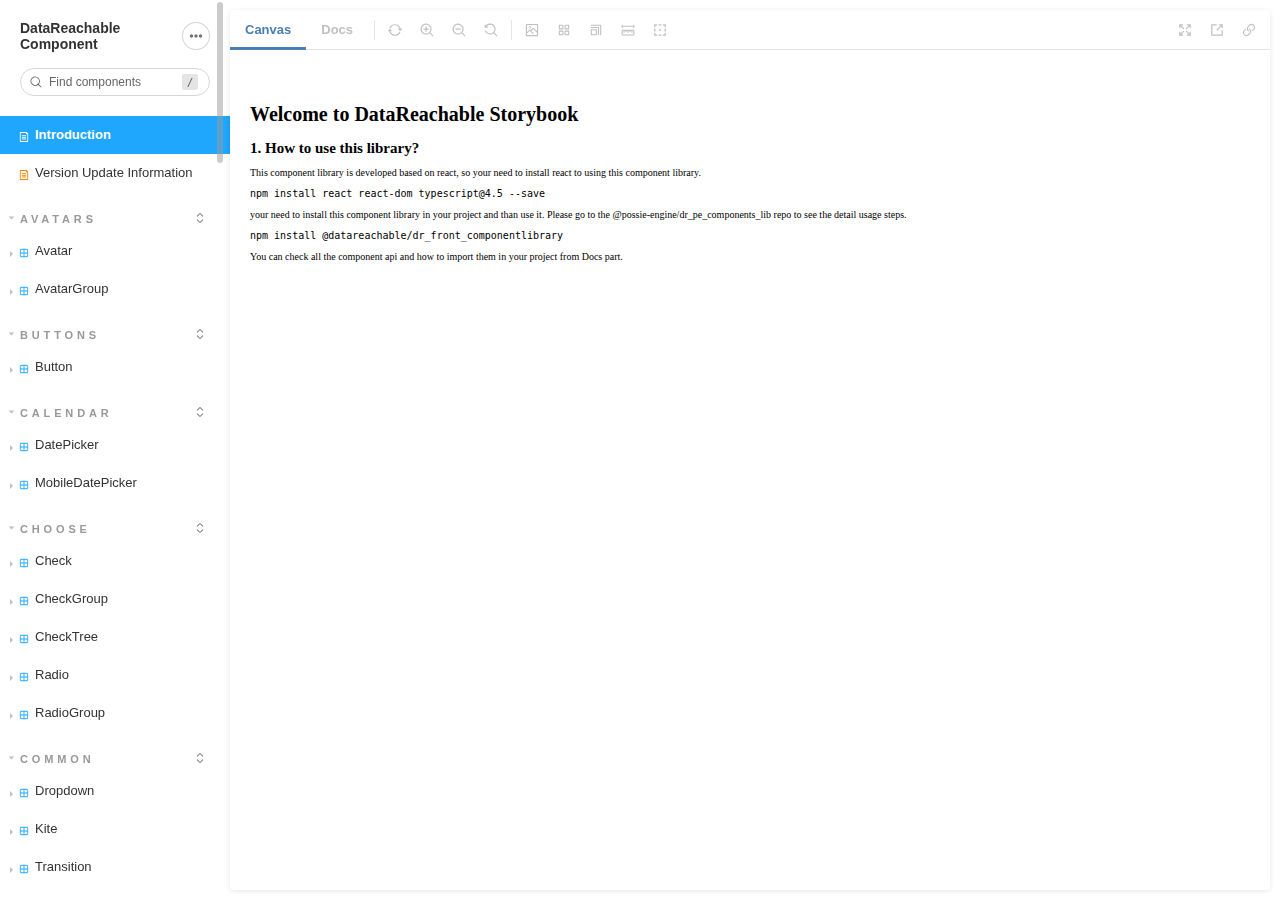
<file: index.html>
<!doctype html><html lang="en"><head><link rel='icon' href='favicon.ico' type='image/x-icon'><meta charset="utf-8"/><title>Webpack App</title><meta name="viewport" content="width=device-width,initial-scale=1"/><style>html, body {
    overflow: hidden;
    height: 100%;
    width: 100%;
    margin: 0;
    padding: 0;
  }

  * {
    box-sizing: border-box;
  }</style><script>/* globals window */
  /* eslint-disable no-underscore-dangle */
  try {
    if (window.top !== window) {
      window.__REACT_DEVTOOLS_GLOBAL_HOOK__ = window.top.__REACT_DEVTOOLS_GLOBAL_HOOK__;
    }
  } catch (e) {
    // eslint-disable-next-line no-console
    console.warn('unable to connect to top frame for connecting dev tools');
  }

  window.onerror = function onerror(message, source, line, column, err) {
    if (window.CONFIG_TYPE !== 'DEVELOPMENT') return;
    // eslint-disable-next-line no-var, vars-on-top
    var xhr = new window.XMLHttpRequest();
    xhr.open('POST', '/runtime-error');
    xhr.setRequestHeader('Content-Type', 'application/json;charset=UTF-8');
    xhr.send(
      JSON.stringify({
        /* eslint-disable object-shorthand */
        message: message,
        source: source,
        line: line,
        column: column,
        error: err && { message: err.message, name: err.name, stack: err.stack },
        origin: 'manager',
        /* eslint-enable object-shorthand */
      })
    );
  };</script><style>/* [role="main"] {
        box-shadow: none !important;
    }
    .sidebar-container {
        border-right: 1px solid rgba(0, 0, 0, 0.1);
    }
    [data-selected="true"] {
        background-color: rgba(71, 141, 165, 0.5) !important;
    }*/

    .sidebar-item {
        line-height: 2rem;
        align-items: center !important;
    }
    /* .   .sidebar-item:not([data-selected="true"]):hover {
        background-color: rgba(71, 141, 165, 0.1) !important;
    }
    .sidebar-item svg {
        margin-top: 0 !important;
    }
    .sidebar-item span {
        margin-top: 0 !important;
    }
    .sidebar-item ~ a {
        visibility: hidden;
        opacity: 0;
    }
    [role="main"] > [class*="css"] > [class*="css"]:nth-child(2) {
        display: none;
    } */</style><style>#root[hidden],
      #docs-root[hidden] {
        display: none !important;
      }</style></head><link rel='icon' href='favicon.ico' type='image/x-icon'><body><div id="root"></div><div id="docs-root"></div><script>window['CONFIG_TYPE'] = "PRODUCTION";
          
      
          
            window['LOGLEVEL'] = "info";
          
      
          
            window['FEATURES'] = {"postcss":true,"emotionAlias":false,"warnOnLegacyHierarchySeparator":true,"buildStoriesJson":false,"storyStoreV7":false,"modernInlineRender":false,"breakingChangesV7":false,"interactionsDebugger":false,"babelModeV7":true,"argTypeTargetsV7":false,"previewMdx2":true};
          
      
          
      
          
      
          
            window['DOCS_MODE'] = false;</script><script src="runtime~main.1a8ddad98a6d2ecd5b03.manager.bundle.js"></script><script src="483.6a38a0449047ae5777a3.manager.bundle.js"></script><script src="main.fa3c6bc3e0040abac48f.manager.bundle.js"></script></body></html>
</file>
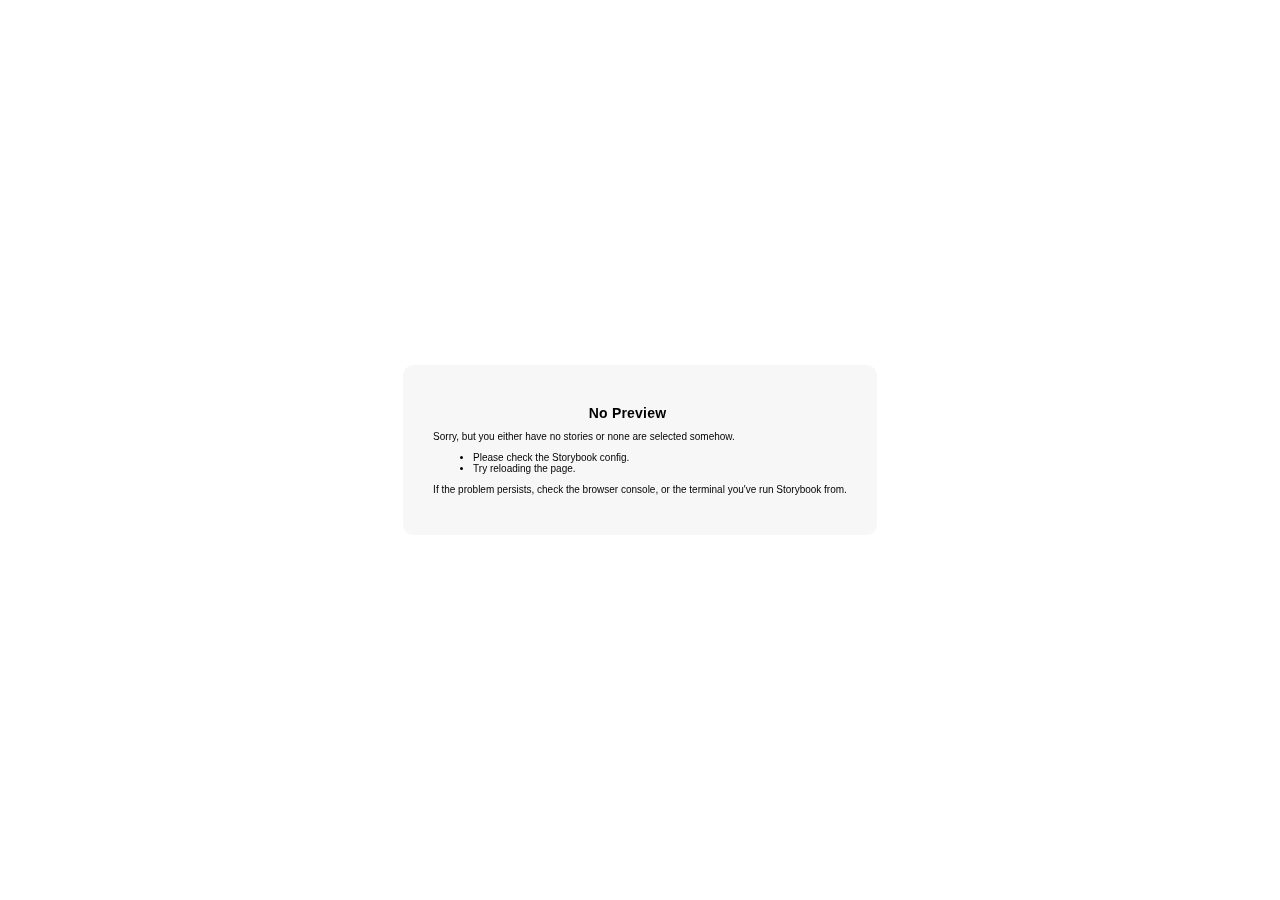
<file: iframe.html>
<!doctype html><html lang="en"><head><meta charset="utf-8"><title>Webpack App</title><meta name="viewport" content="width=device-width,initial-scale=1"><base target="_parent"><style>/* While we aren't showing the main block yet, but still preparing, we want everything the user
     has rendered, which may or may not be in #root, to be display none */
  .sb-show-preparing-story:not(.sb-show-main) > :not(.sb-preparing-story) {
    display: none;
  }

  .sb-show-preparing-docs:not(.sb-show-main) > :not(.sb-preparing-docs) {
    display: none;
  }

  /* Hide our own blocks when we aren't supposed to be showing them */
  :not(.sb-show-preparing-story) > .sb-preparing-story,
  :not(.sb-show-preparing-docs) > .sb-preparing-docs,
  :not(.sb-show-nopreview) > .sb-nopreview,
  :not(.sb-show-errordisplay) > .sb-errordisplay {
    display: none;
  }

  .sb-show-main.sb-main-centered {
    margin: 0;
    display: flex;
    align-items: center;
    min-height: 100vh;
  }

  .sb-show-main.sb-main-centered #root {
    box-sizing: border-box;
    margin: auto;
    padding: 1rem;
    max-height: 100%; /* Hack for centering correctly in IE11 */
  }

  /* Vertical centering fix for IE11 */
  @media screen and (-ms-high-contrast: none), (-ms-high-contrast: active) {
    .sb-show-main.sb-main-centered:after {
      content: '';
      min-height: inherit;
      font-size: 0;
    }
  }

  .sb-show-main.sb-main-fullscreen {
    margin: 0;
    padding: 0;
    display: block;
  }

  .sb-show-main.sb-main-padded {
    margin: 0;
    padding: 1rem;
    display: block;
    box-sizing: border-box;
  }

  .sb-wrapper {
    position: fixed;
    top: 0;
    bottom: 0;
    left: 0;
    right: 0;
    padding: 20px;
    font-family: 'Nunito Sans', -apple-system, '.SFNSText-Regular', 'San Francisco',
      BlinkMacSystemFont, 'Segoe UI', 'Helvetica Neue', Helvetica, Arial, sans-serif;
    -webkit-font-smoothing: antialiased;
    overflow: auto;
  }

  .sb-heading {
    font-size: 14px;
    font-weight: 600;
    letter-spacing: 0.2px;
    margin: 10px 0;
    padding-right: 25px;
  }

  .sb-nopreview {
    display: flex;
    align-content: center;
    justify-content: center;
  }

  .sb-nopreview_main {
    margin: auto;
    padding: 30px;
    border-radius: 10px;
    background: rgba(0, 0, 0, 0.03);
  }

  .sb-nopreview_heading {
    text-align: center;
  }

  .sb-errordisplay {
    border: 20px solid rgb(187, 49, 49);
    background: #222;
    color: #fff;
    z-index: 999999;
  }

  .sb-errordisplay_code {
    padding: 10px;
    background: #000;
    color: #eee;
    font-family: 'Operator Mono', 'Fira Code Retina', 'Fira Code', 'FiraCode-Retina', 'Andale Mono',
      'Lucida Console', Consolas, Monaco, monospace;
  }

  .sb-errordisplay pre {
    white-space: pre-wrap;
  }

  @-webkit-keyframes sb-rotate360 {
    from {
      transform: rotate(0deg);
    }
    to {
      transform: rotate(360deg);
    }
  }
  @keyframes sb-rotate360 {
    from {
      transform: rotate(0deg);
    }
    to {
      transform: rotate(360deg);
    }
  }
  @-webkit-keyframes sb-glow {
    0%,
    100% {
      opacity: 1;
    }
    50% {
      opacity: 0.4;
    }
  }
  @keyframes sb-glow {
    0%,
    100% {
      opacity: 1;
    }
    50% {
      opacity: 0.4;
    }
  }

  /* We display the preparing loaders *over* the rendering story */
  .sb-preparing-story,
  .sb-preparing-docs {
    background-color: white;
    /* Maximum possible z-index. It would be better to use stacking contexts to ensure it's always
    on top, but this isn't possible as it would require making CSS changes that could affect user code */
    z-index: 2147483647;
  }

  .sb-loader {
    -webkit-animation: sb-rotate360 0.7s linear infinite;
    animation: sb-rotate360 0.7s linear infinite;
    border-color: rgba(97, 97, 97, 0.29);
    border-radius: 50%;
    border-style: solid;
    border-top-color: #646464;
    border-width: 2px;
    display: inline-block;
    height: 32px;
    left: 50%;
    margin-left: -16px;
    margin-top: -16px;
    mix-blend-mode: difference;
    overflow: hidden;
    position: absolute;
    top: 50%;
    transition: all 200ms ease-out;
    vertical-align: top;
    width: 32px;
    z-index: 4;
  }

  .sb-previewBlock {
    background: #fff;
    border: 1px solid rgba(0, 0, 0, 0.1);
    border-radius: 4px;
    box-shadow: rgba(0, 0, 0, 0.1) 0 1px 3px 0;
    margin: 25px auto 40px;
    max-width: 600px;
  }

  .sb-previewBlock_header {
    align-items: center;
    box-shadow: rgba(0, 0, 0, 0.1) 0 -1px 0 0 inset;
    display: flex;
    gap: 14px;
    height: 40px;
    padding: 0 12px;
  }

  .sb-previewBlock_icon {
    -webkit-animation: sb-glow 1.5s ease-in-out infinite;
    animation: sb-glow 1.5s ease-in-out infinite;
    background: #e6e6e6;
    height: 14px;
    width: 14px;
  }
  .sb-previewBlock_icon:last-child {
    margin-left: auto;
  }

  .sb-previewBlock_body {
    -webkit-animation: sb-glow 1.5s ease-in-out infinite;
    animation: sb-glow 1.5s ease-in-out infinite;
    height: 182px;
    position: relative;
  }

  .sb-argstableBlock {
    border-collapse: collapse;
    border-spacing: 0;
    font-size: 13px;
    line-height: 20px;
    margin: 25px auto 40px;
    max-width: 600px;
    text-align: left;
    width: 100%;
  }
  .sb-argstableBlock th:first-of-type,
  .sb-argstableBlock td:first-of-type {
    padding-left: 20px;
  }
  .sb-argstableBlock th:nth-of-type(2),
  .sb-argstableBlock td:nth-of-type(2) {
    width: 35%;
  }
  .sb-argstableBlock th:nth-of-type(3),
  .sb-argstableBlock td:nth-of-type(3) {
    width: 15%;
  }
  .sb-argstableBlock th:last-of-type,
  .sb-argstableBlock td:last-of-type {
    width: 25%;
    padding-right: 20px;
  }
  .sb-argstableBlock th span,
  .sb-argstableBlock td span {
    -webkit-animation: sb-glow 1.5s ease-in-out infinite;
    animation: sb-glow 1.5s ease-in-out infinite;
    background-color: rgba(0, 0, 0, 0.1);
    border-radius: 0;
    box-shadow: none;
    color: transparent;
  }
  .sb-argstableBlock th {
    padding: 10px 15px;
  }

  .sb-argstableBlock-body {
    border-radius: 4px;
    box-shadow: rgba(0, 0, 0, 0.1) 0 1px 3px 1px, rgba(0, 0, 0, 0.065) 0 0 0 1px;
  }
  .sb-argstableBlock-body tr {
    background: transparent;
    overflow: hidden;
  }
  .sb-argstableBlock-body tr:not(:first-child) {
    border-top: 1px solid #e6e6e6;
  }
  .sb-argstableBlock-body tr:first-child td:first-child {
    border-top-left-radius: 4px;
  }
  .sb-argstableBlock-body tr:first-child td:last-child {
    border-top-right-radius: 4px;
  }
  .sb-argstableBlock-body tr:last-child td:first-child {
    border-bottom-left-radius: 4px;
  }
  .sb-argstableBlock-body tr:last-child td:last-child {
    border-bottom-right-radius: 4px;
  }
  .sb-argstableBlock-body td {
    background: #fff;
    padding-bottom: 10px;
    padding-top: 10px;
    vertical-align: top;
  }
  .sb-argstableBlock-body td:not(:first-of-type) {
    padding-left: 15px;
    padding-right: 15px;
  }
  .sb-argstableBlock-body button {
    -webkit-animation: sb-glow 1.5s ease-in-out infinite;
    animation: sb-glow 1.5s ease-in-out infinite;
    background-color: rgba(0, 0, 0, 0.1);
    border: 0;
    border-radius: 0;
    box-shadow: none;
    color: transparent;
    display: inline;
    font-size: 12px;
    line-height: 1;
    padding: 10px 16px;
  }

  .sb-argstableBlock-summary {
    margin-top: 4px;
  }

  .sb-argstableBlock-code {
    margin-right: 4px;
    margin-bottom: 4px;
    padding: 2px 5px;
  }</style><script>/* globals window */
  /* eslint-disable no-underscore-dangle */
  try {
    if (window.top !== window) {
      window.__REACT_DEVTOOLS_GLOBAL_HOOK__ = window.top.__REACT_DEVTOOLS_GLOBAL_HOOK__;
      window.__VUE_DEVTOOLS_GLOBAL_HOOK__ = window.top.__VUE_DEVTOOLS_GLOBAL_HOOK__;
      window.top.__VUE_DEVTOOLS_CONTEXT__ = window.document;
    }
  } catch (e) {
    // eslint-disable-next-line no-console
    console.warn('unable to connect to top frame for connecting dev tools');
  }

  window.onerror = function onerror(message, source, line, column, err) {
    if (window.CONFIG_TYPE !== 'DEVELOPMENT') return;
    // eslint-disable-next-line no-var, vars-on-top
    var xhr = new window.XMLHttpRequest();
    xhr.open('POST', '/runtime-error');
    xhr.setRequestHeader('Content-Type', 'application/json;charset=UTF-8');
    xhr.send(
      JSON.stringify({
        /* eslint-disable object-shorthand */
        message: message,
        source: source,
        line: line,
        column: column,
        error: err && { message: err.message, name: err.name, stack: err.stack },
        origin: 'preview',
        /* eslint-enable object-shorthand */
      })
    );
  };</script><link rel="preconnect" href="https://fonts.googleapis.com"><link rel="preconnect" href="https://fonts.gstatic.com" crossorigin><link href="https://fonts.googleapis.com/css2?family=Roboto:ital,wght@0,100;0,300;0,400;0,500;0,700;0,900;1,100;1,300;1,400;1,500;1,700;1,900&display=swap" rel="stylesheet"><link rel="stylesheet" href="https://necolas.github.io/normalize.css/8.0.1/normalize.css"><style>a[title="Open canvas in new tab"] {
        padding: 0px 7px !important;
    }
    .sbdocs-preview {
        box-shadow: none !important;
    }
    .sbdocs-preview:hover {
        box-shadow: rgb(0 0 0 / 10%) 0 1px 3px 0;
    }</style><link href="static/css/main.0b16df4c.css" rel="stylesheet"><style>#root[hidden],
      #docs-root[hidden] {
        display: none !important;
      }</style></head><body><div id="custom-root"></div><style>html {
        font-size: 10px !important;
    }

    .abc input[class*="input_main"] {
        padding-left: 3rem;
    }</style><div class="sb-preparing-story sb-wrapper"><div class="sb-loader"></div></div><div class="sb-preparing-docs sb-wrapper"><div class="sb-previewBlock"><div class="sb-previewBlock_header"><div class="sb-previewBlock_icon"></div><div class="sb-previewBlock_icon"></div><div class="sb-previewBlock_icon"></div><div class="sb-previewBlock_icon"></div></div><div class="sb-previewBlock_body"><div class="sb-loader"></div></div></div><table aria-hidden="true" class="sb-argstableBlock"><thead class="sb-argstableBlock-head"><tr><th><span>Name</span></th><th><span>Description</span></th><th><span>Default</span></th><th><span>Control</span></th></tr></thead><tbody class="sb-argstableBlock-body"><tr><td><span>propertyName</span><span title="Required">*</span></td><td><div><span>This is a short description</span></div><div class="sb-argstableBlock-summary"><div><span class="sb-argstableBlock-code">summary</span></div></div></td><td><div><span class="sb-argstableBlock-code">defaultValue</span></div></td><td><button>Set string</button></td></tr><tr><td><span>propertyName</span><span>*</span></td><td><div><span>This is a short description</span></div><div class="sb-argstableBlock-summary"><div><span class="sb-argstableBlock-code">summary</span></div></div></td><td><div><span class="sb-argstableBlock-code">defaultValue</span></div></td><td><button>Set string</button></td></tr><tr><td><span>propertyName</span><span>*</span></td><td><div><span>This is a short description</span></div><div class="sb-argstableBlock-summary"><div><span class="sb-argstableBlock-code">summary</span></div></div></td><td><div><span class="sb-argstableBlock-code">defaultValue</span></div></td><td><button>Set string</button></td></tr></tbody></table></div><div class="sb-nopreview sb-wrapper"><div class="sb-nopreview_main"><h1 class="sb-nopreview_heading sb-heading">No Preview</h1><p>Sorry, but you either have no stories or none are selected somehow.</p><ul><li>Please check the Storybook config.</li><li>Try reloading the page.</li></ul><p>If the problem persists, check the browser console, or the terminal you've run Storybook from.</p></div></div><div class="sb-errordisplay sb-wrapper"><pre id="error-message" class="sb-heading"></pre><pre class="sb-errordisplay_code"><code id="error-stack"></code></pre></div><div id="root"></div><div id="docs-root"></div><script>window['CONFIG_TYPE'] = "PRODUCTION";
          
      
          
            window['LOGLEVEL'] = "info";
          
      
          
            window['FRAMEWORK_OPTIONS'] = {"strictMode":true};
          
      
          
      
          
            window['FEATURES'] = {"postcss":true,"emotionAlias":false,"warnOnLegacyHierarchySeparator":true,"buildStoriesJson":false,"storyStoreV7":false,"modernInlineRender":false,"breakingChangesV7":false,"interactionsDebugger":false,"babelModeV7":true,"argTypeTargetsV7":false,"previewMdx2":true};
          
      
          
      
          
            window['STORIES'] = [{"titlePrefix":"","directory":"./src","files":"**/*.stories.mdx","importPathMatcher":"^\\.[\\\\/](?:src(?:\\/(?!\\.)(?:(?:(?!(?:^|\\/)\\.).)*?)\\/|\\/|$)(?!\\.)(?=.)[^/]*?\\.stories\\.mdx)$"},{"titlePrefix":"","directory":"./src","files":"**/*.stories.@(js|jsx|ts|tsx)","importPathMatcher":"^\\.[\\\\/](?:src(?:\\/(?!\\.)(?:(?:(?!(?:^|\\/)\\.).)*?)\\/|\\/|$)(?!\\.)(?=.)[^/]*?\\.stories\\.(js|jsx|ts|tsx))$"}];</script><script src="runtime~main.6c4a9b1d.iframe.bundle.js"></script><script src="582.893b2dfe.iframe.bundle.js"></script><script src="main.c7284d50.iframe.bundle.js"></script></body></html>
</file>
